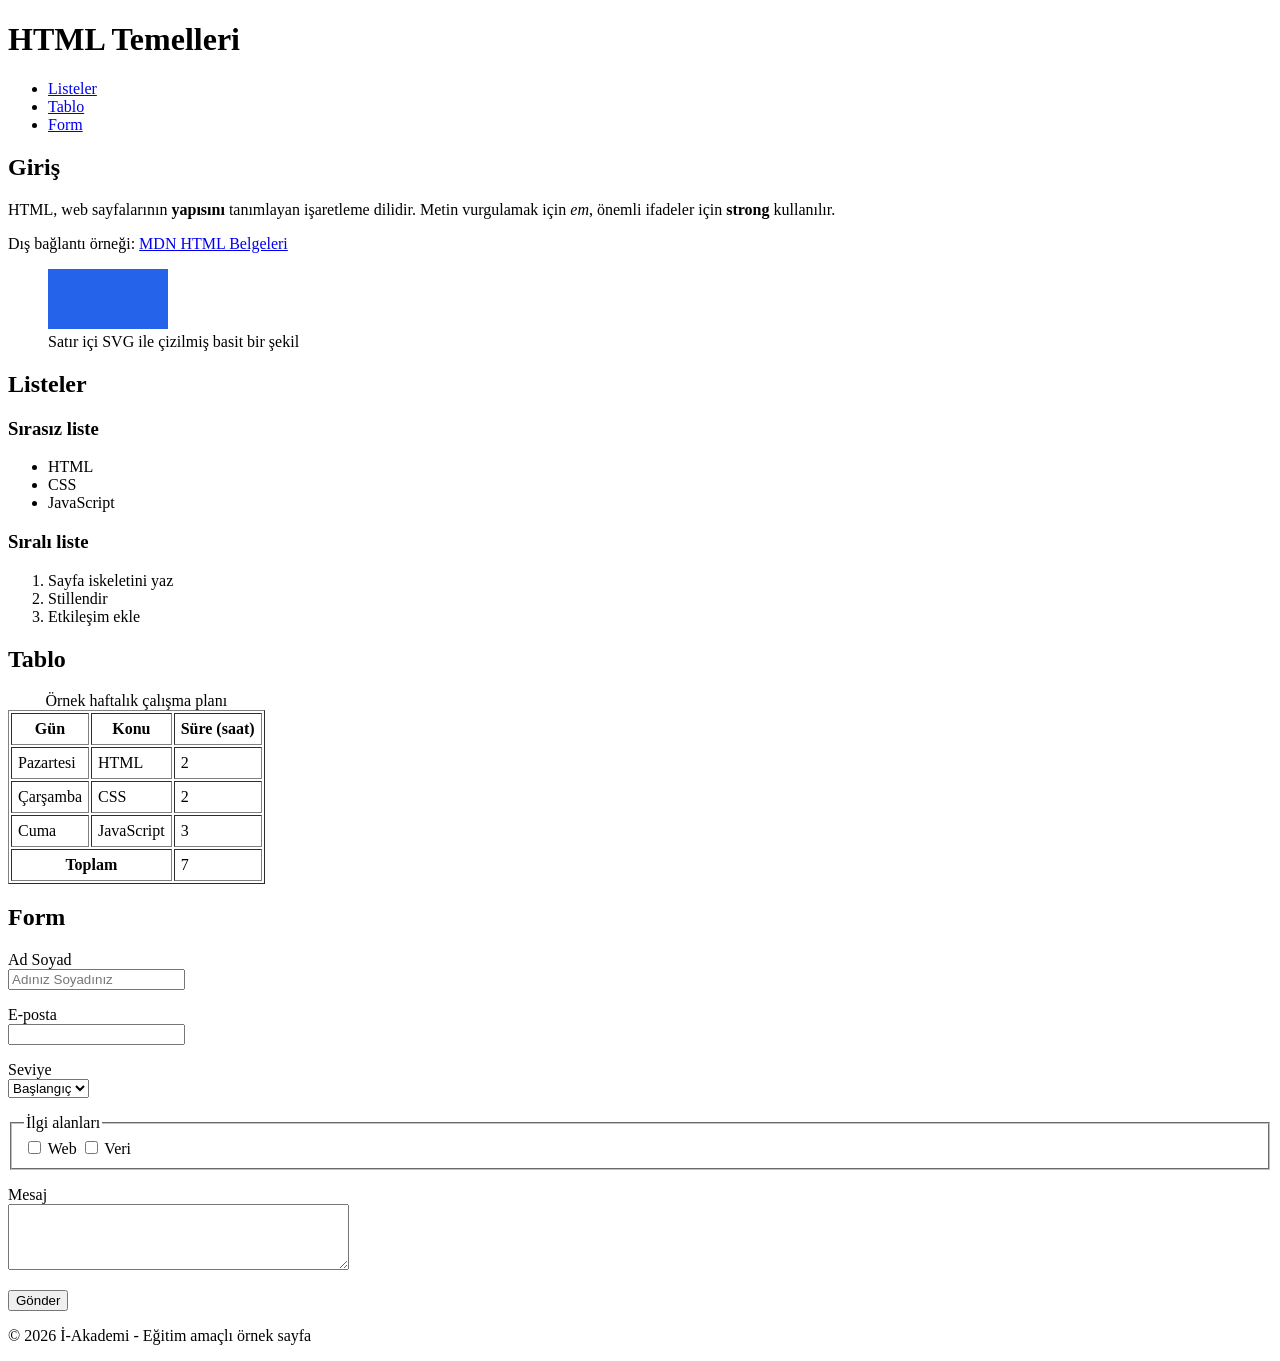
<file: 01-html-temelleri/index.html>
<!DOCTYPE html>
<html lang="tr">
<head>
  <!-- Karakter kodlaması: Türkçe karakterlerin doğru görünmesi için UTF-8 -->
  <meta charset="UTF-8">
  <!-- Mobil cihazlarda doğru ölçekleme -->
  <meta name="viewport" content="width=device-width, initial-scale=1.0">
  <meta name="description" content="HTML temellerini gösteren örnek sayfa">
  <title>HTML Temelleri</title>
</head>
<body>
  <!-- Sayfa üst bölümü ve gezinme menüsü -->
  <header>
    <h1>HTML Temelleri</h1>
    <nav aria-label="Sayfa içi menü">
      <ul>
        <li><a href="#listeler">Listeler</a></li>
        <li><a href="#tablo">Tablo</a></li>
        <li><a href="#form">Form</a></li>
      </ul>
    </nav>
  </header>

  <main>
    <section id="giris">
      <h2>Giriş</h2>
      <p>
        HTML, web sayfalarının <strong>yapısını</strong> tanımlayan işaretleme dilidir.
        Metin vurgulamak için <em>em</em>, önemli ifadeler için <strong>strong</strong> kullanılır.
      </p>
      <p>
        Dış bağlantı örneği:
        <a href="https://developer.mozilla.org/tr/docs/Web/HTML" target="_blank" rel="noopener noreferrer">MDN HTML Belgeleri</a>
      </p>
      <!-- Görsel eklerken alt özniteliği erişilebilirlik için zorunludur -->
      <figure>
        <svg width="120" height="60" role="img" aria-label="Mavi dikdörtgen örneği">
          <rect width="120" height="60" fill="#2563eb"></rect>
        </svg>
        <figcaption>Satır içi SVG ile çizilmiş basit bir şekil</figcaption>
      </figure>
    </section>

    <section id="listeler">
      <h2>Listeler</h2>
      <h3>Sırasız liste</h3>
      <ul>
        <li>HTML</li>
        <li>CSS</li>
        <li>JavaScript</li>
      </ul>
      <h3>Sıralı liste</h3>
      <ol>
        <li>Sayfa iskeletini yaz</li>
        <li>Stillendir</li>
        <li>Etkileşim ekle</li>
      </ol>
    </section>

    <section id="tablo">
      <h2>Tablo</h2>
      <table border="1" cellpadding="6">
        <caption>Örnek haftalık çalışma planı</caption>
        <thead>
          <tr><th scope="col">Gün</th><th scope="col">Konu</th><th scope="col">Süre (saat)</th></tr>
        </thead>
        <tbody>
          <tr><td>Pazartesi</td><td>HTML</td><td>2</td></tr>
          <tr><td>Çarşamba</td><td>CSS</td><td>2</td></tr>
          <tr><td>Cuma</td><td>JavaScript</td><td>3</td></tr>
        </tbody>
        <tfoot>
          <tr><th scope="row" colspan="2">Toplam</th><td>7</td></tr>
        </tfoot>
      </table>
    </section>

    <section id="form">
      <h2>Form</h2>
      <form action="#" method="post">
        <p>
          <label for="ad">Ad Soyad</label><br>
          <input type="text" id="ad" name="ad" required minlength="3" placeholder="Adınız Soyadınız">
        </p>
        <p>
          <label for="eposta">E-posta</label><br>
          <input type="email" id="eposta" name="eposta" required>
        </p>
        <p>
          <label for="seviye">Seviye</label><br>
          <select id="seviye" name="seviye">
            <option value="baslangic">Başlangıç</option>
            <option value="orta">Orta</option>
            <option value="ileri">İleri</option>
          </select>
        </p>
        <fieldset>
          <legend>İlgi alanları</legend>
          <label><input type="checkbox" name="ilgi" value="web"> Web</label>
          <label><input type="checkbox" name="ilgi" value="veri"> Veri</label>
        </fieldset>
        <p>
          <label for="mesaj">Mesaj</label><br>
          <textarea id="mesaj" name="mesaj" rows="4" cols="40"></textarea>
        </p>
        <button type="submit">Gönder</button>
      </form>
    </section>
  </main>

  <footer>
    <p>&copy; 2026 İ-Akademi - Eğitim amaçlı örnek sayfa</p>
  </footer>
</body>
</html>
</file>
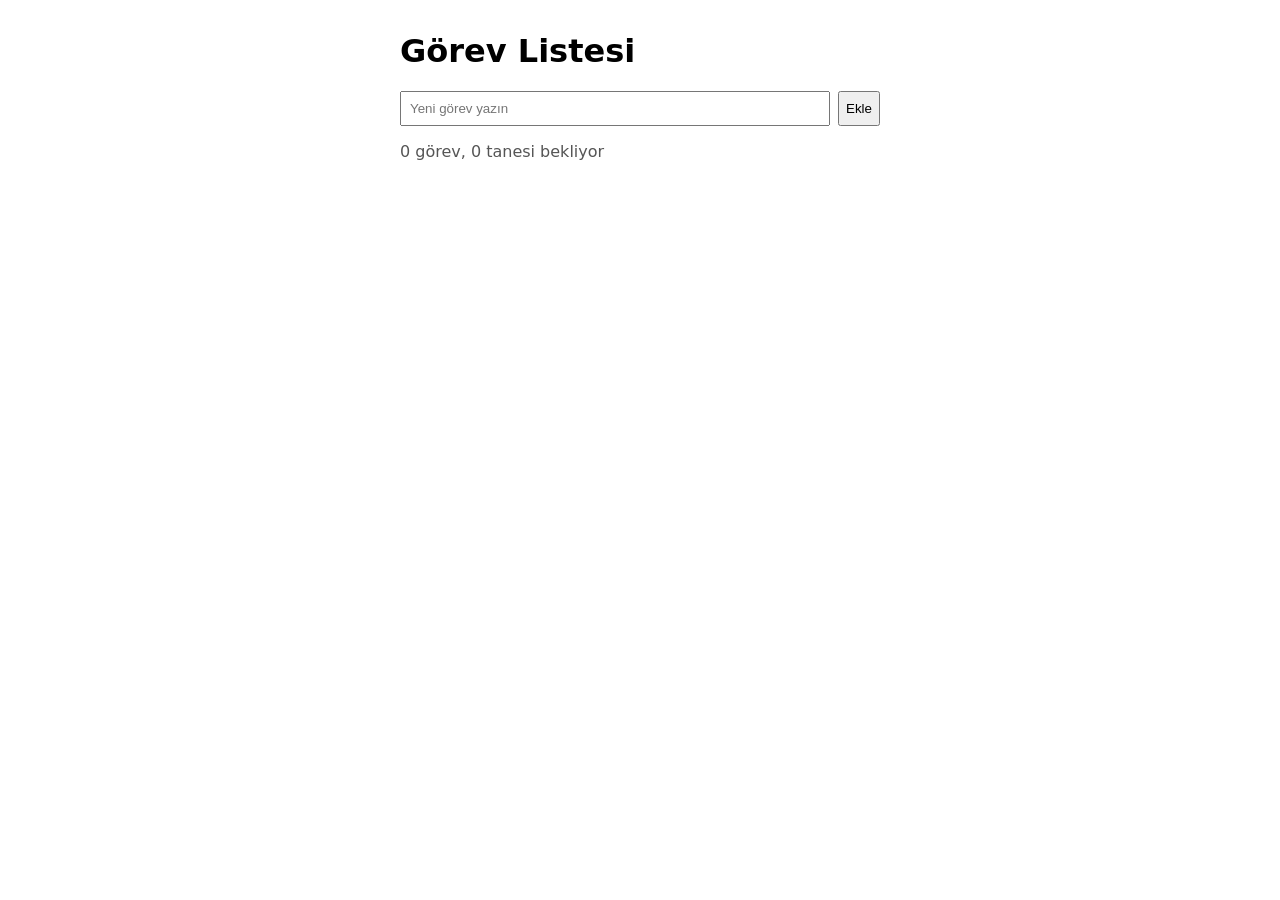
<file: 04-dom-ve-olaylar/index.html>
<!DOCTYPE html>
<html lang="tr">
<head>
  <meta charset="UTF-8">
  <meta name="viewport" content="width=device-width, initial-scale=1.0">
  <title>Görev Listesi - DOM ve Olaylar</title>
  <style>
    body { font-family: system-ui, Arial, sans-serif; max-width: 480px; margin: 2rem auto; padding: 0 1rem; }
    form { display: flex; gap: 0.5rem; }
    input[type="text"] { flex: 1; padding: 0.5rem; }
    ul { list-style: none; padding: 0; }
    li { display: flex; align-items: center; gap: 0.5rem; padding: 0.5rem 0; border-bottom: 1px solid #ddd; }
    li span { flex: 1; cursor: pointer; }
    li.tamamlandi span { text-decoration: line-through; color: #888; }
    #sayac { color: #555; }
  </style>
</head>
<body>
  <h1>Görev Listesi</h1>

  <form id="gorev-formu">
    <input type="text" id="gorev-girdisi" placeholder="Yeni görev yazın" required autocomplete="off">
    <button type="submit">Ekle</button>
  </form>

  <p id="sayac"></p>
  <ul id="gorev-listesi"></ul>

  <script src="app.js"></script>
</body>
</html>
</file>
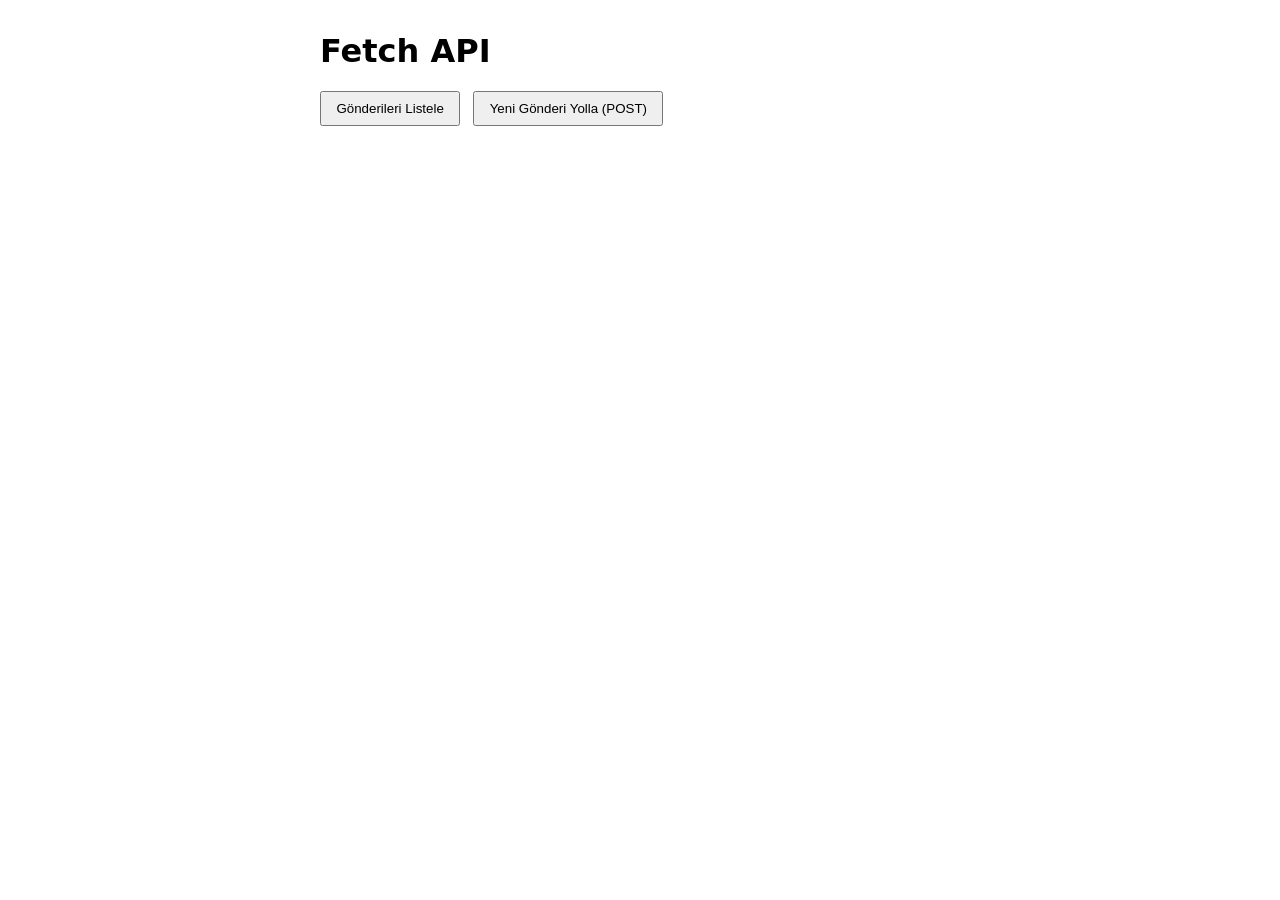
<file: 05-fetch-api/index.html>
<!DOCTYPE html>
<html lang="tr">
<head>
  <meta charset="UTF-8">
  <meta name="viewport" content="width=device-width, initial-scale=1.0">
  <title>Fetch API Örneği</title>
  <style>
    body { font-family: system-ui, Arial, sans-serif; max-width: 640px; margin: 2rem auto; padding: 0 1rem; }
    button { margin-right: 0.5rem; padding: 0.5rem 0.9rem; }
    #durum { margin: 1rem 0; font-weight: 600; }
    #durum.hata { color: #b91c1c; }
    li { margin-bottom: 0.5rem; }
    pre { background: #f1f5f9; padding: 0.75rem; overflow-x: auto; }
  </style>
</head>
<body>
  <h1>Fetch API</h1>
  <div>
    <button id="btn-liste">Gönderileri Listele</button>
    <button id="btn-gonder">Yeni Gönderi Yolla (POST)</button>
  </div>
  <p id="durum" role="status"></p>
  <ul id="sonuc-listesi"></ul>
  <pre id="sonuc-json" hidden></pre>

  <script src="fetch-ornek.js"></script>
</body>
</html>
</file>
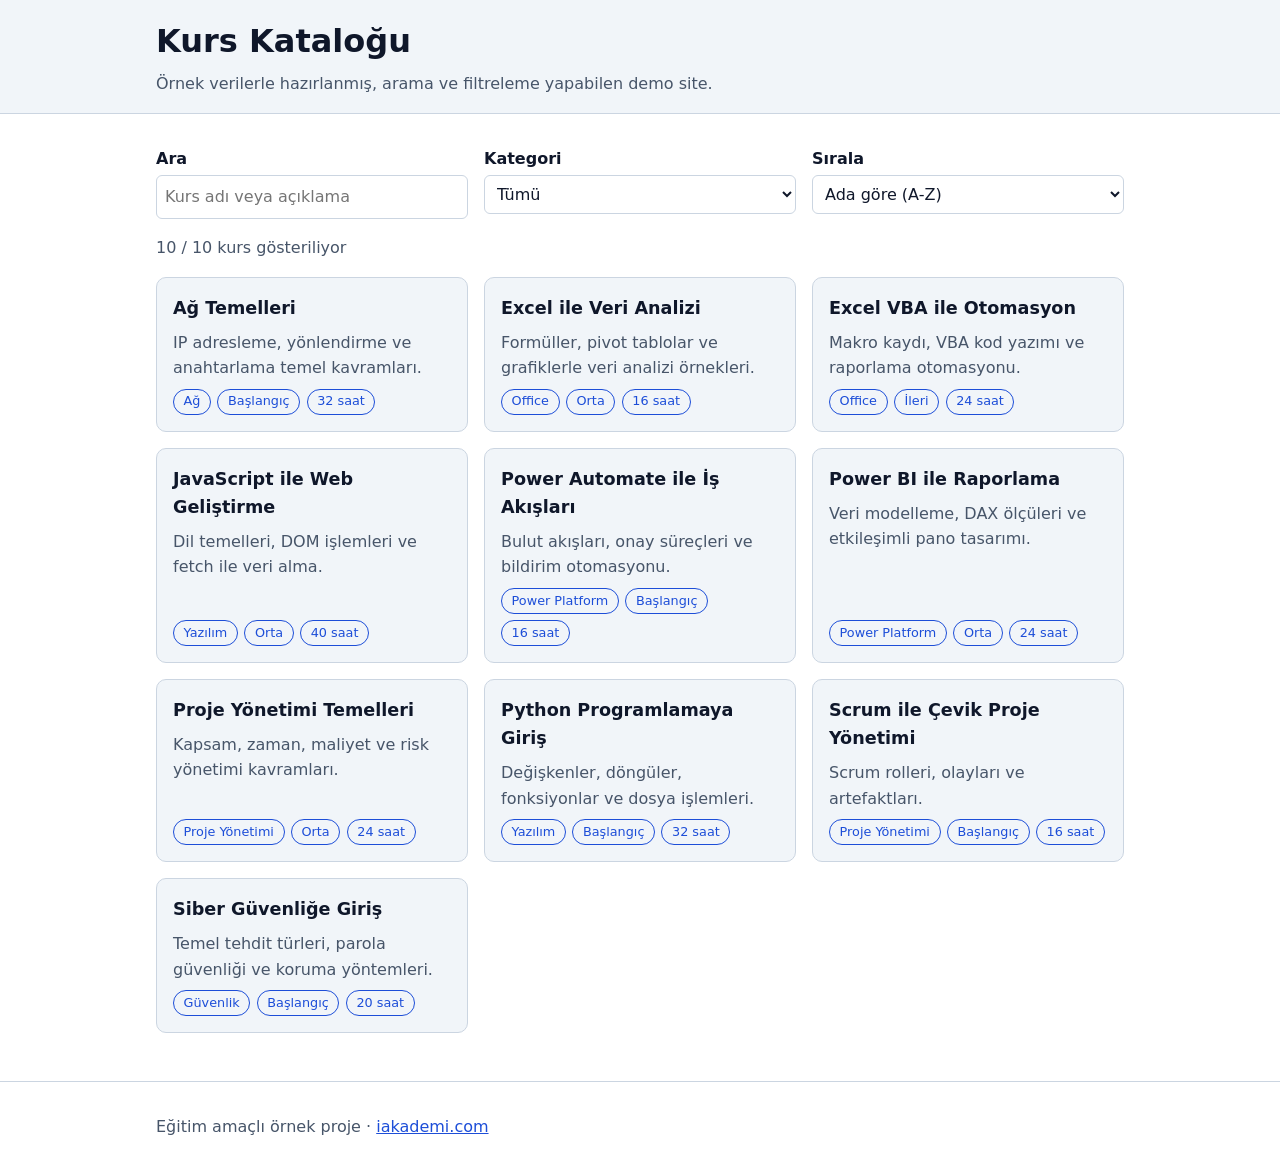
<file: proje-kurs-katalogu/index.html>
<!DOCTYPE html>
<html lang="tr">
<head>
  <meta charset="UTF-8">
  <meta name="viewport" content="width=device-width, initial-scale=1.0">
  <meta name="description" content="Örnek kurs kataloğu - HTML, CSS ve JavaScript projesi">
  <title>Kurs Kataloğu</title>
  <link rel="stylesheet" href="style.css">
</head>
<body>
  <header class="ust">
    <div class="kapsayici">
      <h1>Kurs Kataloğu</h1>
      <p>Örnek verilerle hazırlanmış, arama ve filtreleme yapabilen demo site.</p>
    </div>
  </header>

  <main class="kapsayici">
    <!-- Arama, kategori ve sıralama kontrolleri -->
    <form class="kontroller" role="search" onsubmit="return false">
      <div>
        <label for="arama">Ara</label>
        <input type="search" id="arama" placeholder="Kurs adı veya açıklama">
      </div>
      <div>
        <label for="kategori">Kategori</label>
        <select id="kategori">
          <option value="">Tümü</option>
        </select>
      </div>
      <div>
        <label for="siralama">Sırala</label>
        <select id="siralama">
          <option value="ad">Ada göre (A-Z)</option>
          <option value="sure-artan">Süre (kısadan uzuna)</option>
          <option value="sure-azalan">Süre (uzundan kısaya)</option>
        </select>
      </div>
    </form>

    <p id="sonuc-bilgisi" role="status" aria-live="polite"></p>
    <section id="kurs-listesi" class="izgara" aria-label="Kurs listesi"></section>
  </main>

  <footer class="alt">
    <div class="kapsayici">
      <p>Eğitim amaçlı örnek proje &middot; <a href="https://iakademi.com">iakademi.com</a></p>
    </div>
  </footer>

  <script src="app.js"></script>
</body>
</html>
</file>
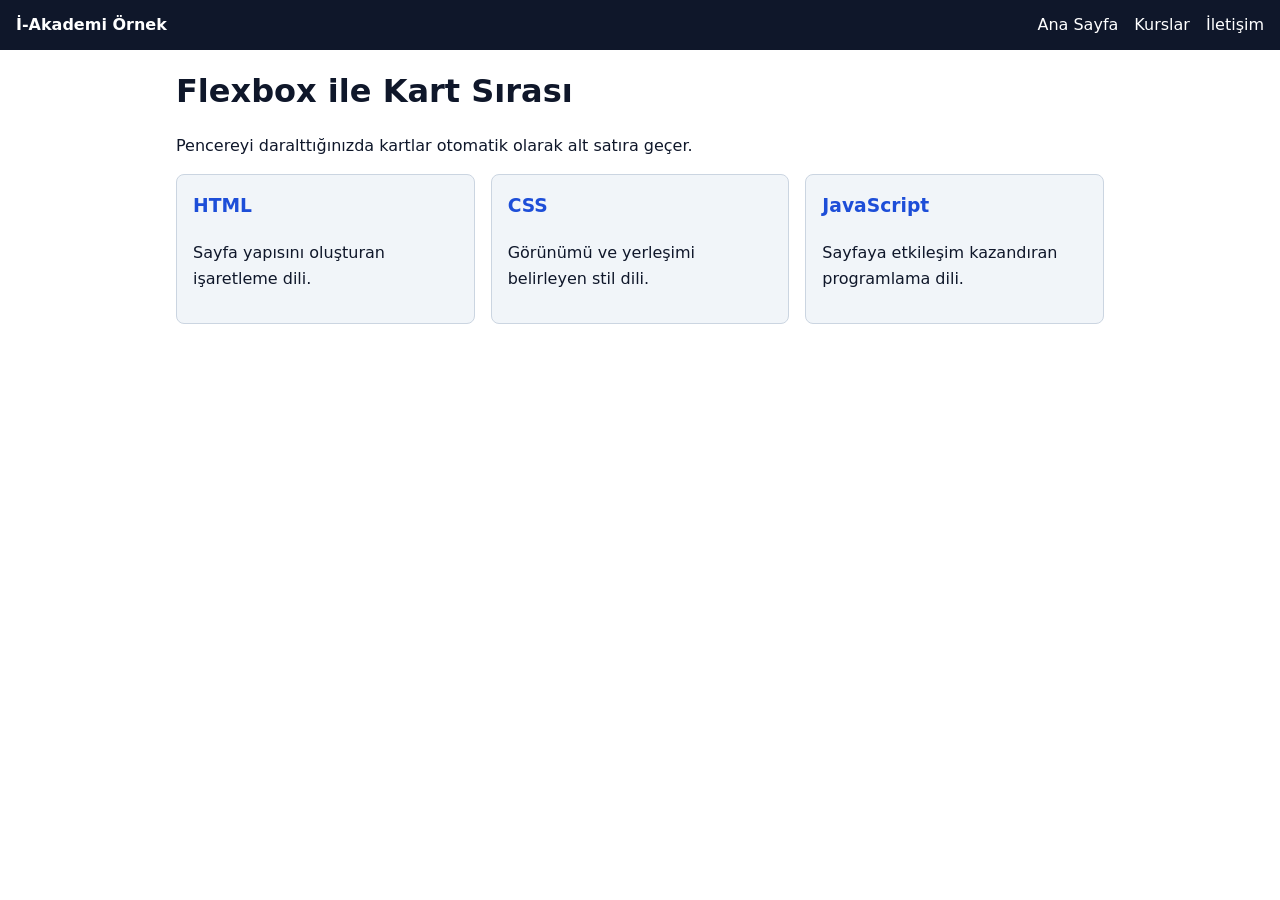
<file: 02-css-ve-flexbox-grid/flexbox.html>
<!DOCTYPE html>
<html lang="tr">
<head>
  <meta charset="UTF-8">
  <meta name="viewport" content="width=device-width, initial-scale=1.0">
  <title>Flexbox Örneği</title>
  <link rel="stylesheet" href="stil.css">
</head>
<body>
  <!-- Flexbox ile yatay gezinme çubuğu -->
  <nav class="navbar">
    <strong>İ-Akademi Örnek</strong>
    <ul>
      <li><a href="#">Ana Sayfa</a></li>
      <li><a href="#">Kurslar</a></li>
      <li><a href="#">İletişim</a></li>
    </ul>
  </nav>

  <div class="kapsayici">
    <h1>Flexbox ile Kart Sırası</h1>
    <p>Pencereyi daralttığınızda kartlar otomatik olarak alt satıra geçer.</p>

    <div class="kart-sirasi">
      <article class="kart">
        <h3>HTML</h3>
        <p>Sayfa yapısını oluşturan işaretleme dili.</p>
      </article>
      <article class="kart">
        <h3>CSS</h3>
        <p>Görünümü ve yerleşimi belirleyen stil dili.</p>
      </article>
      <article class="kart">
        <h3>JavaScript</h3>
        <p>Sayfaya etkileşim kazandıran programlama dili.</p>
      </article>
    </div>
  </div>
</body>
</html>
</file>
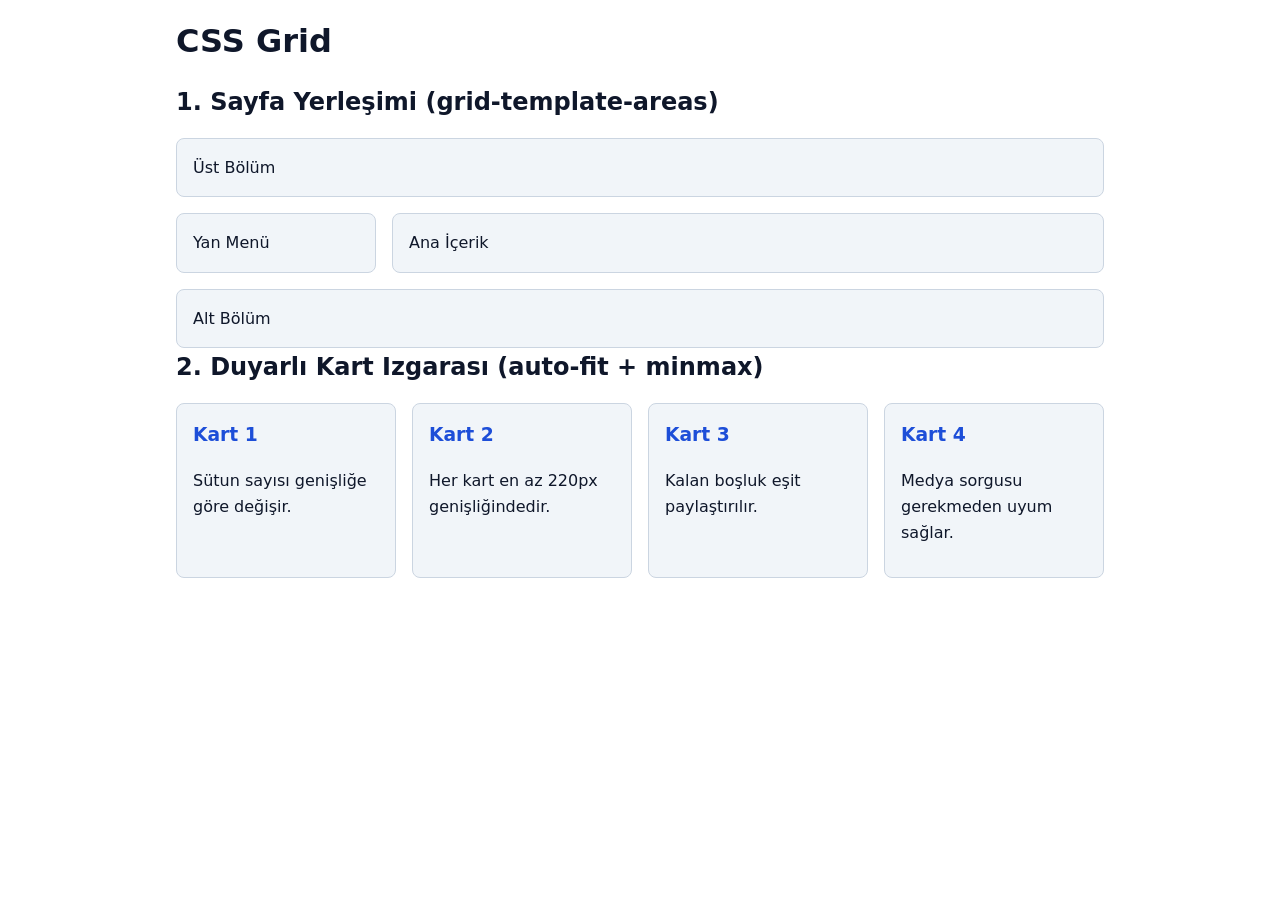
<file: 02-css-ve-flexbox-grid/grid.html>
<!DOCTYPE html>
<html lang="tr">
<head>
  <meta charset="UTF-8">
  <meta name="viewport" content="width=device-width, initial-scale=1.0">
  <title>CSS Grid Örneği</title>
  <link rel="stylesheet" href="stil.css">
</head>
<body>
  <div class="kapsayici">
    <h1>CSS Grid</h1>

    <h2>1. Sayfa Yerleşimi (grid-template-areas)</h2>
    <div class="sayfa-yerlesimi">
      <header>Üst Bölüm</header>
      <aside>Yan Menü</aside>
      <main>Ana İçerik</main>
      <footer>Alt Bölüm</footer>
    </div>

    <h2>2. Duyarlı Kart Izgarası (auto-fit + minmax)</h2>
    <div class="kart-izgarasi">
      <div class="kart"><h3>Kart 1</h3><p>Sütun sayısı genişliğe göre değişir.</p></div>
      <div class="kart"><h3>Kart 2</h3><p>Her kart en az 220px genişliğindedir.</p></div>
      <div class="kart"><h3>Kart 3</h3><p>Kalan boşluk eşit paylaştırılır.</p></div>
      <div class="kart"><h3>Kart 4</h3><p>Medya sorgusu gerekmeden uyum sağlar.</p></div>
    </div>
  </div>
</body>
</html>
</file>
<file: proje-kurs-katalogu/style.css>
/* ==========================================================
   Kurs Kataloğu - Stil dosyası
   ========================================================== */

:root {
  --arka: #ffffff;
  --yuzey: #f1f5f9;
  --yazi: #0f172a;
  --soluk: #475569;
  --vurgu: #1d4ed8;
  --kenarlik: #cbd5e1;
}

/* Sistem koyu tema kullanıyorsa renkleri değiştir */
@media (prefers-color-scheme: dark) {
  :root {
    --arka: #0b1220;
    --yuzey: #162033;
    --yazi: #e2e8f0;
    --soluk: #94a3b8;
    --vurgu: #60a5fa;
    --kenarlik: #2b3a55;
  }
}

*, *::before, *::after { box-sizing: border-box; }

body {
  margin: 0;
  font-family: system-ui, "Segoe UI", Arial, sans-serif;
  line-height: 1.6;
  background: var(--arka);
  color: var(--yazi);
}

a { color: var(--vurgu); }

.kapsayici {
  max-width: 1000px;
  margin: 0 auto;
  padding: 1rem;
}

.ust { background: var(--yuzey); border-bottom: 1px solid var(--kenarlik); }
.ust h1 { margin: 0; }
.ust p { margin: 0.25rem 0 0; color: var(--soluk); }

/* Kontroller: küçük ekranda alt alta, geniş ekranda yan yana */
.kontroller {
  display: grid;
  grid-template-columns: repeat(auto-fit, minmax(200px, 1fr));
  gap: 1rem;
  margin: 1rem 0;
}

.kontroller label { display: block; font-weight: 600; margin-bottom: 0.25rem; }

.kontroller input,
.kontroller select {
  width: 100%;
  padding: 0.5rem;
  border: 1px solid var(--kenarlik);
  border-radius: 6px;
  background: var(--arka);
  color: var(--yazi);
  font: inherit;
}

#sonuc-bilgisi { color: var(--soluk); }

/* Kart ızgarası */
.izgara {
  display: grid;
  grid-template-columns: repeat(auto-fill, minmax(260px, 1fr));
  gap: 1rem;
}

.kart {
  display: flex;
  flex-direction: column;
  gap: 0.5rem;
  padding: 1rem;
  background: var(--yuzey);
  border: 1px solid var(--kenarlik);
  border-radius: 10px;
}

.kart h2 { margin: 0; font-size: 1.1rem; }
.kart p { margin: 0; color: var(--soluk); flex: 1; }

.etiketler { display: flex; flex-wrap: wrap; gap: 0.4rem; }

.etiket {
  font-size: 0.8rem;
  padding: 0.1rem 0.6rem;
  border: 1px solid var(--vurgu);
  border-radius: 999px;
  color: var(--vurgu);
}

.bos {
  grid-column: 1 / -1;
  text-align: center;
  padding: 2rem;
  color: var(--soluk);
}

.alt { border-top: 1px solid var(--kenarlik); margin-top: 2rem; color: var(--soluk); }
</file>
<file: 02-css-ve-flexbox-grid/stil.css>
/* ==========================================================
   Ortak stil dosyası - Flexbox ve Grid örnekleri
   ========================================================== */

/* Renk ve ölçü değişkenleri */
:root {
  --ana-renk: #1d4ed8;
  --koyu: #0f172a;
  --acik-gri: #f1f5f9;
  --kenarlik: #cbd5e1;
  --bosluk: 1rem;
  --yaricap: 8px;
}

/* Kutu modelini herkes için border-box yap: padding genişliğe dahil olur */
*,
*::before,
*::after {
  box-sizing: border-box;
}

body {
  margin: 0;
  font-family: system-ui, "Segoe UI", Arial, sans-serif;
  line-height: 1.6;
  color: var(--koyu);
  background: #ffffff;
}

h1, h2 { margin: 0 0 var(--bosluk); }

.kapsayici {
  max-width: 960px;
  margin: 0 auto;
  padding: var(--bosluk);
}

/* ---------- Flexbox ---------- */

/* Gezinme çubuğu: logo solda, bağlantılar sağda */
.navbar {
  display: flex;
  justify-content: space-between; /* ana eksende boşluğu dağıt */
  align-items: center;            /* çapraz eksende ortala */
  padding: 0.75rem var(--bosluk);
  background: var(--koyu);
  color: #fff;
}

.navbar ul {
  display: flex;
  gap: var(--bosluk);
  list-style: none;
  margin: 0;
  padding: 0;
}

.navbar a { color: #fff; text-decoration: none; }
.navbar a:hover { text-decoration: underline; }

/* Kartlar sığmazsa alt satıra geçsin */
.kart-sirasi {
  display: flex;
  flex-wrap: wrap;
  gap: var(--bosluk);
}

.kart-sirasi .kart {
  flex: 1 1 200px; /* büyüyebilir, küçülebilir, taban genişlik 200px */
}

/* ---------- Ortak kart ---------- */
.kart {
  background: var(--acik-gri);
  border: 1px solid var(--kenarlik);
  border-radius: var(--yaricap);
  padding: var(--bosluk);
}

.kart h3 { margin-top: 0; color: var(--ana-renk); }

/* ---------- Grid ---------- */

/* Duyarlı ızgara: sütun sayısı genişliğe göre otomatik belirlenir */
.kart-izgarasi {
  display: grid;
  grid-template-columns: repeat(auto-fit, minmax(220px, 1fr));
  gap: var(--bosluk);
}

/* Klasik sayfa yerleşimi: üst, yan menü, içerik, alt */
.sayfa-yerlesimi {
  display: grid;
  grid-template-columns: 200px 1fr;
  grid-template-areas:
    "ust  ust"
    "yan  icerik"
    "alt  alt";
  gap: var(--bosluk);
}

.sayfa-yerlesimi > header { grid-area: ust; }
.sayfa-yerlesimi > aside  { grid-area: yan; }
.sayfa-yerlesimi > main   { grid-area: icerik; }
.sayfa-yerlesimi > footer { grid-area: alt; }

.sayfa-yerlesimi > * {
  background: var(--acik-gri);
  border: 1px solid var(--kenarlik);
  border-radius: var(--yaricap);
  padding: var(--bosluk);
}

/* ---------- Duyarlı tasarım ---------- */
@media (max-width: 600px) {
  .navbar { flex-direction: column; gap: 0.5rem; }
  .sayfa-yerlesimi {
    grid-template-columns: 1fr;
    grid-template-areas:
      "ust"
      "icerik"
      "yan"
      "alt";
  }
}
</file>
